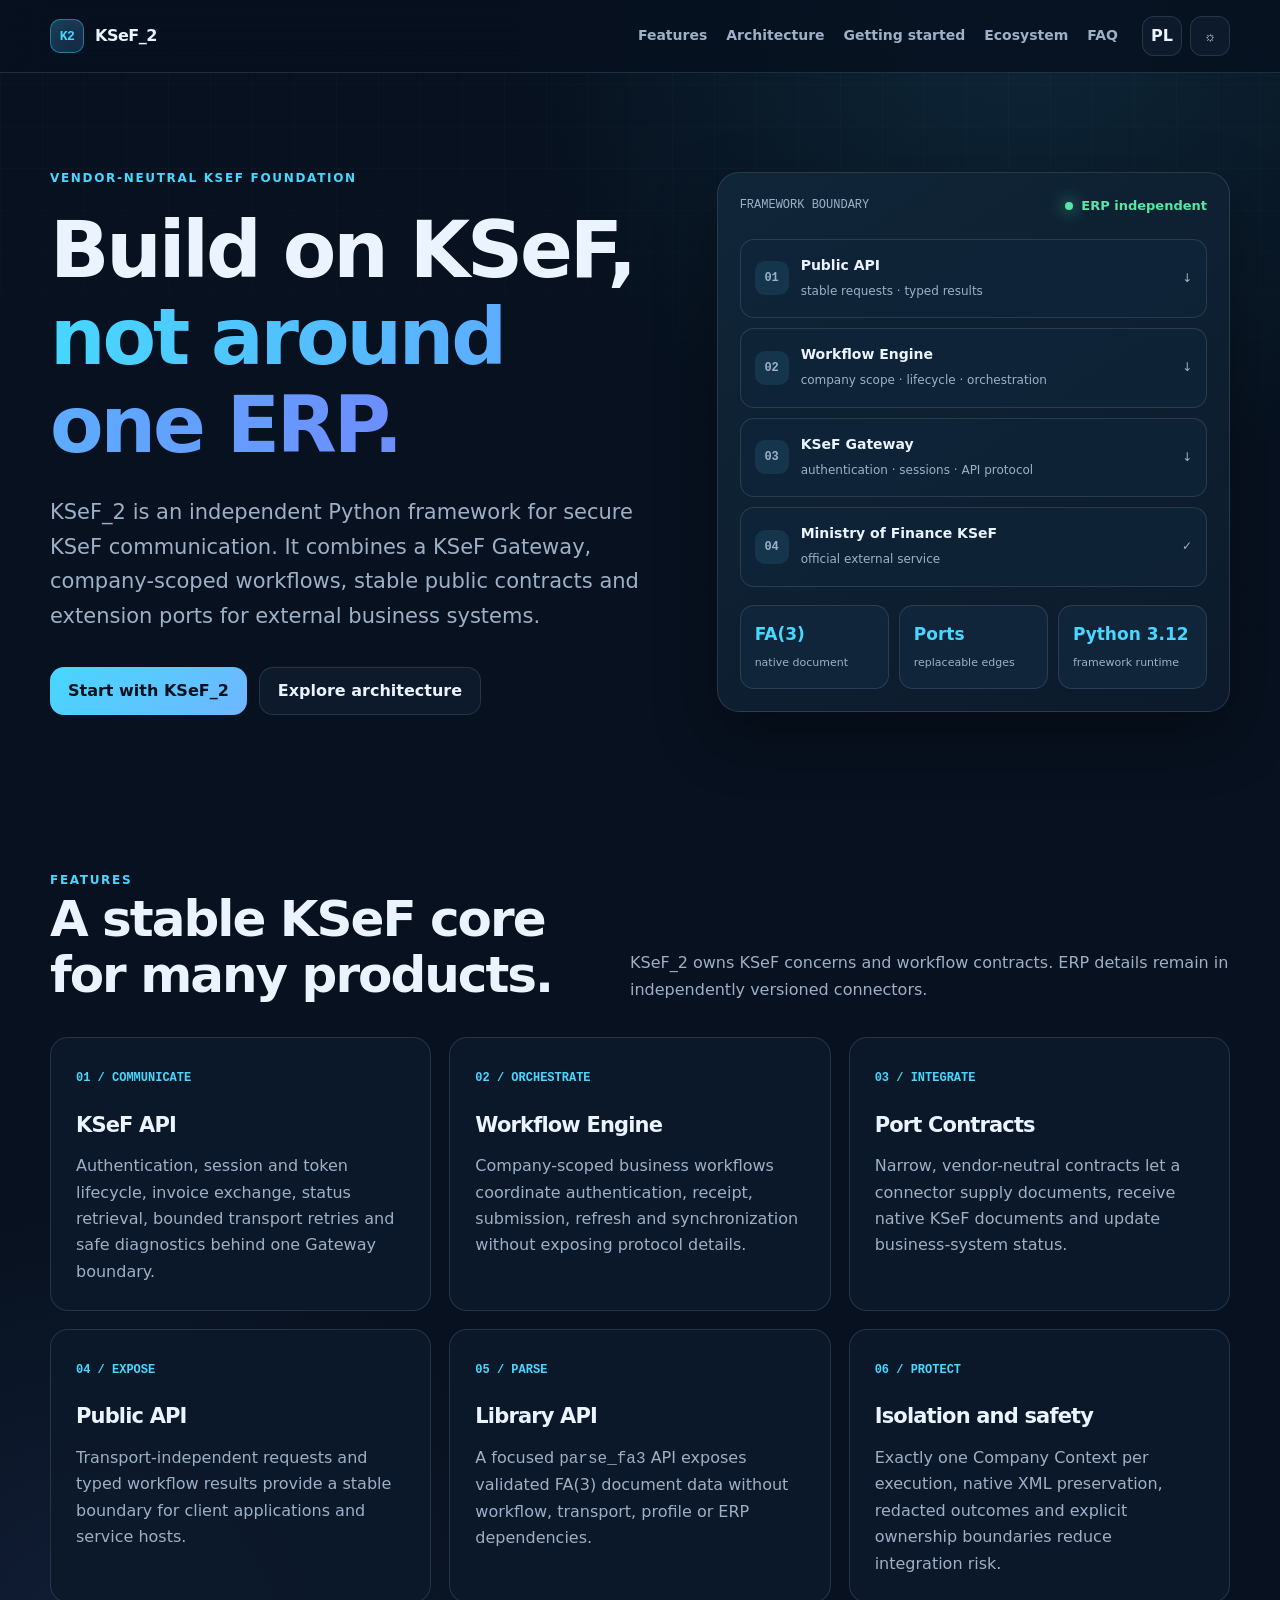
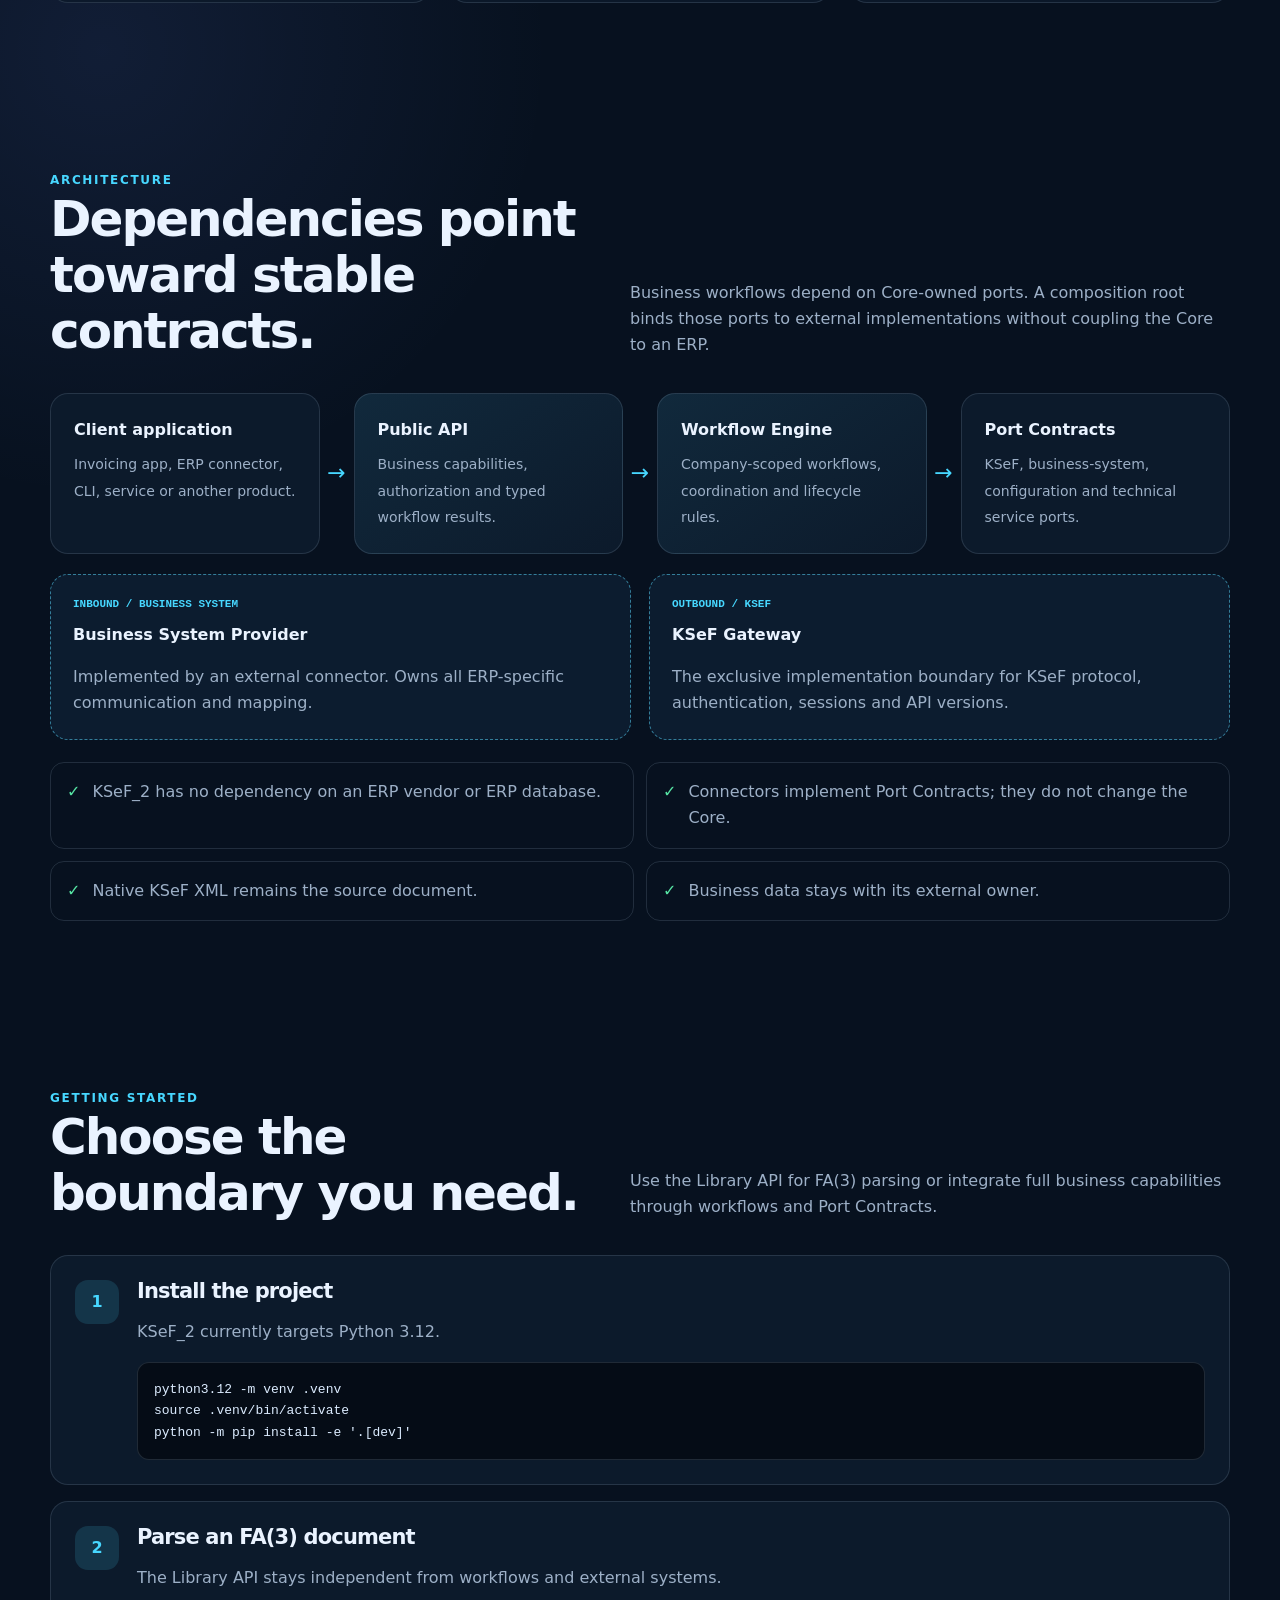
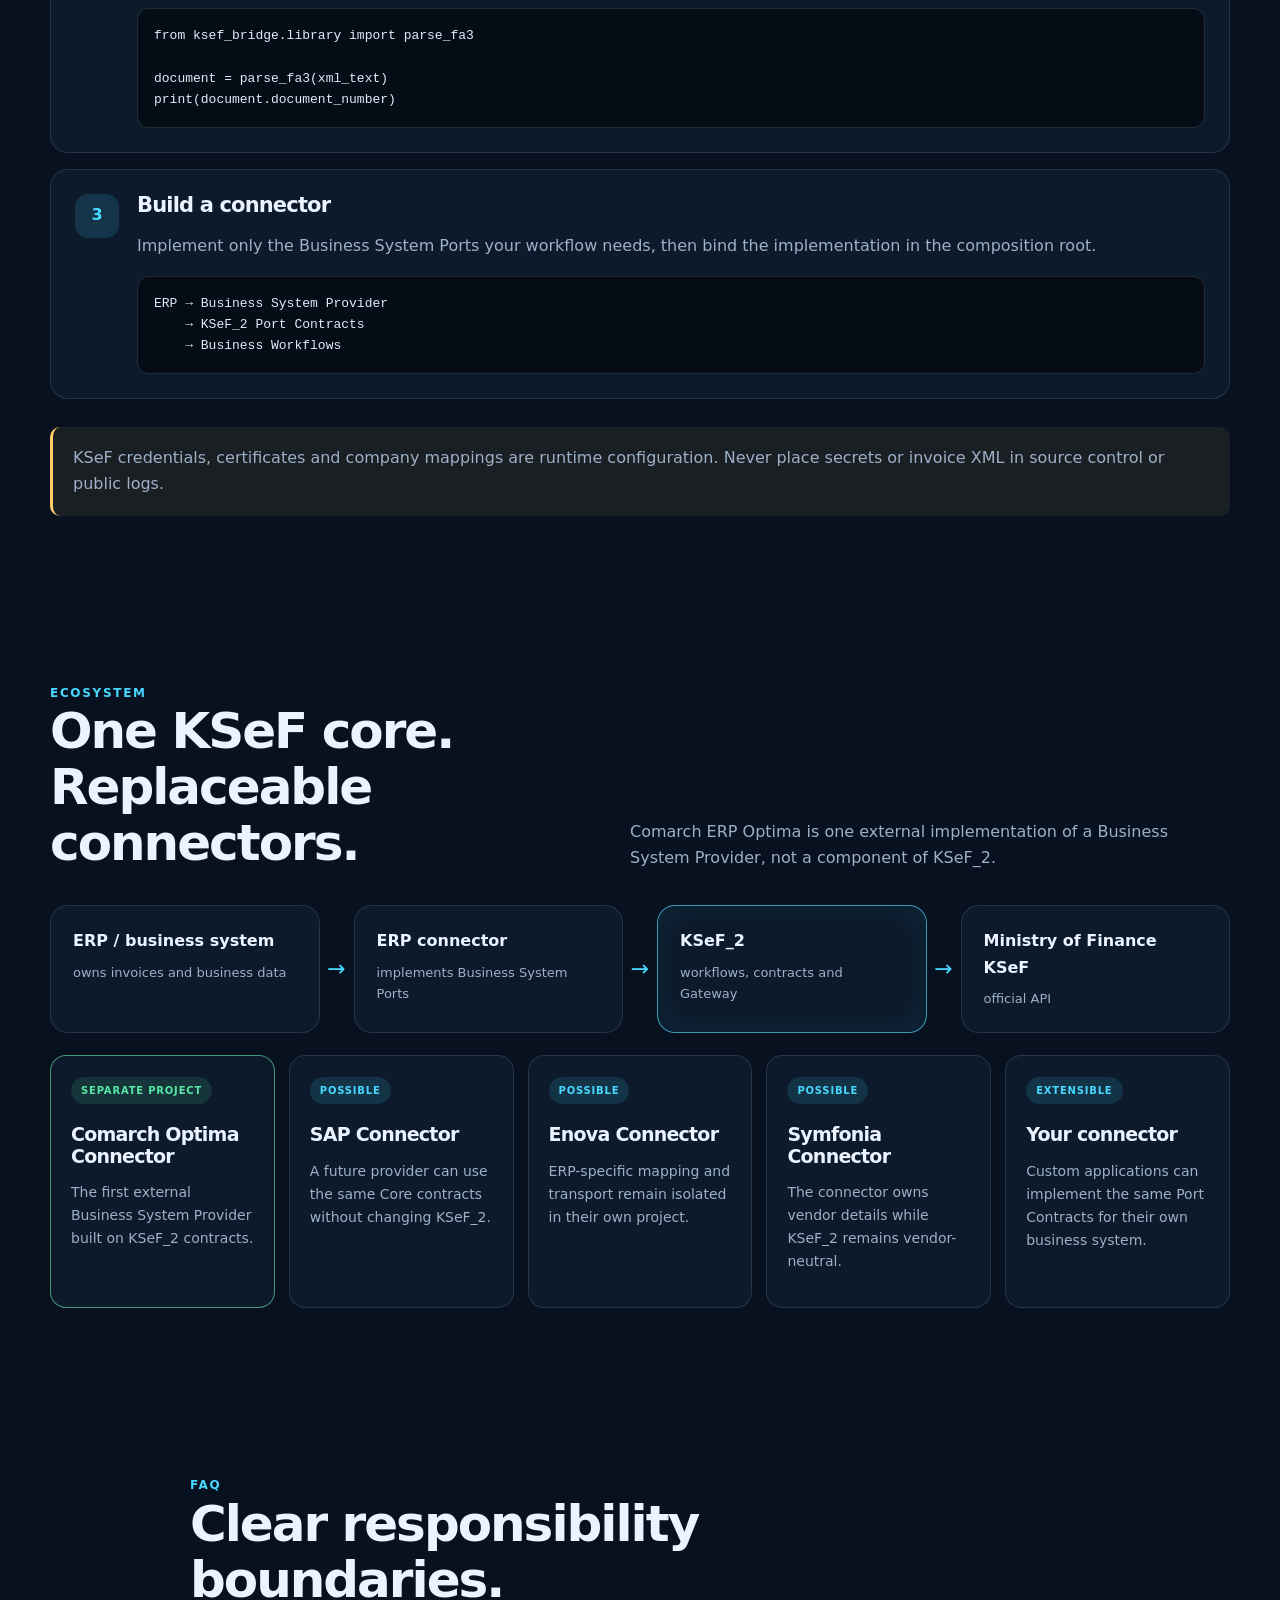
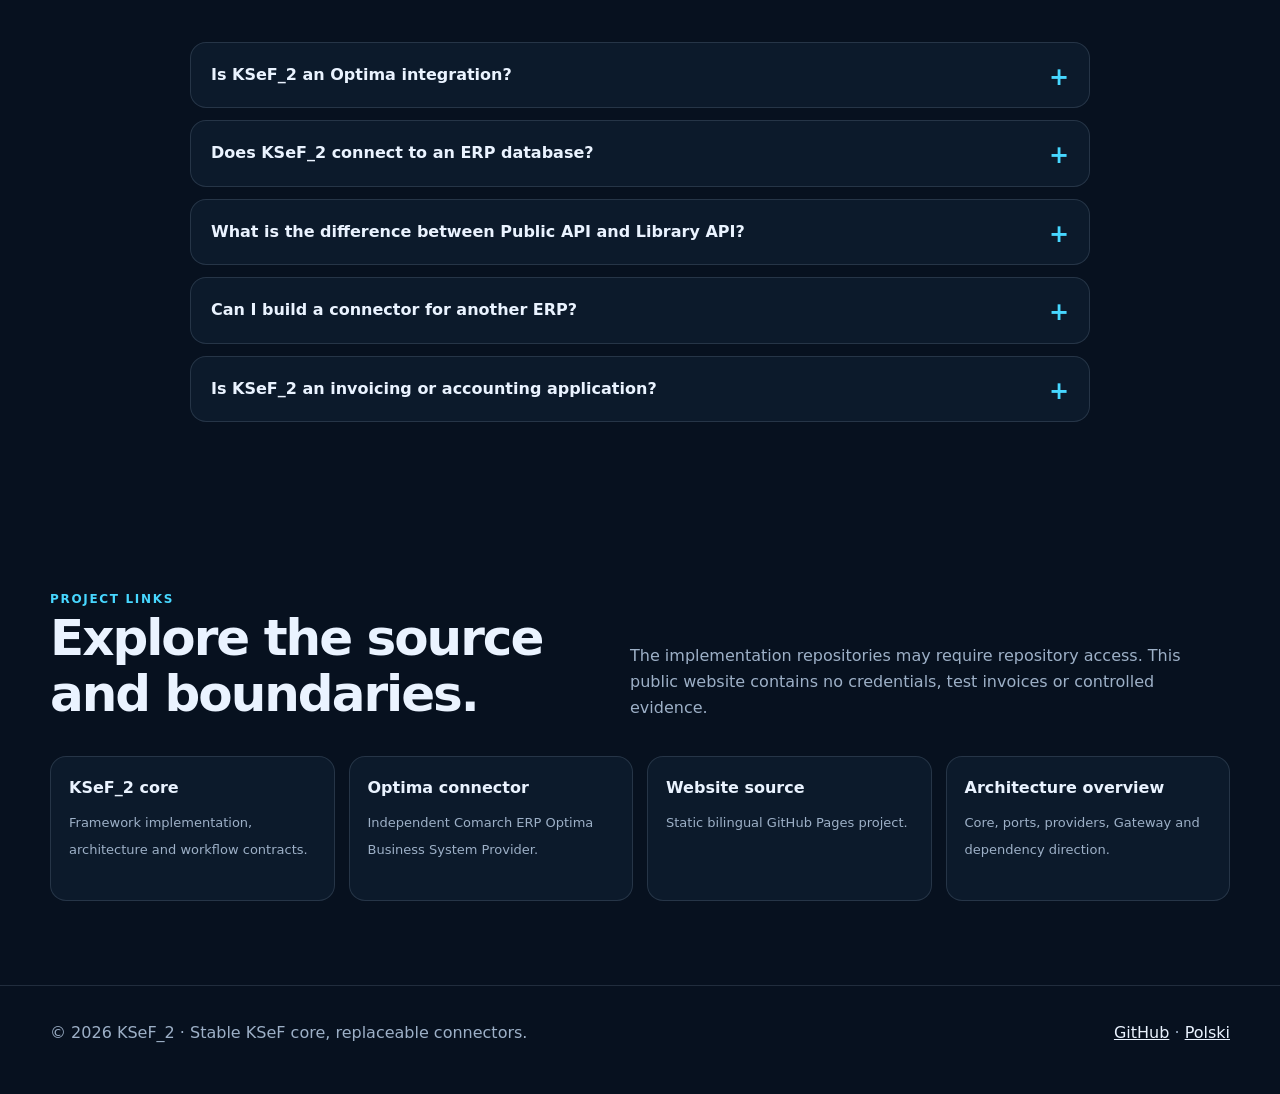
<file: index.html>
<!doctype html>
<html lang="en">
<head>
  <meta charset="utf-8">
  <meta name="viewport" content="width=device-width, initial-scale=1">
  <meta name="theme-color" content="#07111f">
  <meta name="description" content="KSeF_2 is a vendor-neutral Python framework with KSeF API communication, business workflows, stable public contracts and extension ports for ERP connectors.">
  <link rel="canonical" href="https://krzysztofole.github.io/KSeF_2-site/">
  <link rel="stylesheet" href="assets/styles.css">
  <script defer src="assets/site.js"></script>
  <title>KSeF_2 — Vendor-neutral KSeF framework</title>
</head>
<body>
  <a class="skip-link" href="#content">Skip to content</a>
  <header class="site-header">
    <nav class="nav container" aria-label="Main navigation">
      <a class="brand" href="index.html" aria-label="KSeF_2 home"><span class="brand-mark">K2</span><span>KSeF_2</span></a>
      <div class="nav-links">
        <a href="#features">Features</a>
        <a href="#architecture">Architecture</a>
        <a href="#getting-started">Getting started</a>
        <a href="#ecosystem">Ecosystem</a>
        <a href="#faq">FAQ</a>
      </div>
      <div class="nav-actions">
        <a class="lang-link" href="pl.html" lang="pl" aria-label="Polska wersja">PL</a>
        <button class="icon-button" data-theme-toggle type="button" aria-label="Use light theme">☼</button>
      </div>
    </nav>
  </header>

  <main id="content">
    <section class="hero">
      <div class="container hero-grid">
        <div>
          <div class="eyebrow">Vendor-neutral KSeF foundation</div>
          <h1>Build on KSeF, <span class="gradient">not around one ERP.</span></h1>
          <p class="lead">KSeF_2 is an independent Python framework for secure KSeF communication. It combines a KSeF Gateway, company-scoped workflows, stable public contracts and extension ports for external business systems.</p>
          <div class="cta-row">
            <a class="button primary" href="#getting-started">Start with KSeF_2</a>
            <a class="button" href="#architecture">Explore architecture</a>
          </div>
        </div>
        <div class="hero-panel" aria-label="KSeF_2 capability flow">
          <div class="panel-top"><span class="mini-label">FRAMEWORK BOUNDARY</span><span class="signal">ERP independent</span></div>
          <div class="flow">
            <div class="flow-item"><span class="flow-icon">01</span><div><strong>Public API</strong><span>stable requests · typed results</span></div><span class="arrow">↓</span></div>
            <div class="flow-item"><span class="flow-icon">02</span><div><strong>Workflow Engine</strong><span>company scope · lifecycle · orchestration</span></div><span class="arrow">↓</span></div>
            <div class="flow-item"><span class="flow-icon">03</span><div><strong>KSeF Gateway</strong><span>authentication · sessions · API protocol</span></div><span class="arrow">↓</span></div>
            <div class="flow-item"><span class="flow-icon">04</span><div><strong>Ministry of Finance KSeF</strong><span>official external service</span></div><span class="arrow">✓</span></div>
          </div>
          <div class="metrics"><div class="metric"><b>FA(3)</b><span>native document</span></div><div class="metric"><b>Ports</b><span>replaceable edges</span></div><div class="metric"><b>Python 3.12</b><span>framework runtime</span></div></div>
        </div>
      </div>
    </section>

    <section id="features">
      <div class="container">
        <div class="section-head reveal"><div><div class="eyebrow">Features</div><h2>A stable KSeF core for many products.</h2></div><p>KSeF_2 owns KSeF concerns and workflow contracts. ERP details remain in independently versioned connectors.</p></div>
        <div class="cards feature-grid">
          <article class="card reveal"><span class="card-number">01 / COMMUNICATE</span><h3>KSeF API</h3><p>Authentication, session and token lifecycle, invoice exchange, status retrieval, bounded transport retries and safe diagnostics behind one Gateway boundary.</p></article>
          <article class="card reveal"><span class="card-number">02 / ORCHESTRATE</span><h3>Workflow Engine</h3><p>Company-scoped business workflows coordinate authentication, receipt, submission, refresh and synchronization without exposing protocol details.</p></article>
          <article class="card reveal"><span class="card-number">03 / INTEGRATE</span><h3>Port Contracts</h3><p>Narrow, vendor-neutral contracts let a connector supply documents, receive native KSeF documents and update business-system status.</p></article>
          <article class="card reveal"><span class="card-number">04 / EXPOSE</span><h3>Public API</h3><p>Transport-independent requests and typed workflow results provide a stable boundary for client applications and service hosts.</p></article>
          <article class="card reveal"><span class="card-number">05 / PARSE</span><h3>Library API</h3><p>A focused <code>parse_fa3</code> API exposes validated FA(3) document data without workflow, transport, profile or ERP dependencies.</p></article>
          <article class="card reveal"><span class="card-number">06 / PROTECT</span><h3>Isolation and safety</h3><p>Exactly one Company Context per execution, native XML preservation, redacted outcomes and explicit ownership boundaries reduce integration risk.</p></article>
        </div>
      </div>
    </section>

    <section id="architecture">
      <div class="container">
        <div class="section-head reveal"><div><div class="eyebrow">Architecture</div><h2>Dependencies point toward stable contracts.</h2></div><p>Business workflows depend on Core-owned ports. A composition root binds those ports to external implementations without coupling the Core to an ERP.</p></div>
        <div class="architecture architecture-wide reveal" aria-label="KSeF_2 core architecture">
          <div class="arch-node"><b>Client application</b><span>Invoicing app, ERP connector, CLI, service or another product.</span></div>
          <div class="arch-arrow">→</div>
          <div class="arch-node accent"><b>Public API</b><span>Business capabilities, authorization and typed workflow results.</span></div>
          <div class="arch-arrow">→</div>
          <div class="arch-node accent"><b>Workflow Engine</b><span>Company-scoped workflows, coordination and lifecycle rules.</span></div>
          <div class="arch-arrow">→</div>
          <div class="arch-node"><b>Port Contracts</b><span>KSeF, business-system, configuration and technical service ports.</span></div>
        </div>
        <div class="boundary-grid reveal">
          <article class="boundary-card"><span>INBOUND / BUSINESS SYSTEM</span><b>Business System Provider</b><p>Implemented by an external connector. Owns all ERP-specific communication and mapping.</p></article>
          <article class="boundary-card"><span>OUTBOUND / KSEF</span><b>KSeF Gateway</b><p>The exclusive implementation boundary for KSeF protocol, authentication, sessions and API versions.</p></article>
        </div>
        <div class="principles"><div class="principle">KSeF_2 has no dependency on an ERP vendor or ERP database.</div><div class="principle">Connectors implement Port Contracts; they do not change the Core.</div><div class="principle">Native KSeF XML remains the source document.</div><div class="principle">Business data stays with its external owner.</div></div>
      </div>
    </section>

    <section id="getting-started">
      <div class="container">
        <div class="section-head reveal"><div><div class="eyebrow">Getting started</div><h2>Choose the boundary you need.</h2></div><p>Use the Library API for FA(3) parsing or integrate full business capabilities through workflows and Port Contracts.</p></div>
        <div class="start-grid">
          <article class="start-card reveal"><span class="step">1</span><div><h3>Install the project</h3><p>KSeF_2 currently targets Python 3.12.</p><pre><code>python3.12 -m venv .venv
source .venv/bin/activate
python -m pip install -e '.[dev]'</code></pre></div></article>
          <article class="start-card reveal"><span class="step">2</span><div><h3>Parse an FA(3) document</h3><p>The Library API stays independent from workflows and external systems.</p><pre><code>from ksef_bridge.library import parse_fa3

document = parse_fa3(xml_text)
print(document.document_number)</code></pre></div></article>
          <article class="start-card reveal"><span class="step">3</span><div><h3>Build a connector</h3><p>Implement only the Business System Ports your workflow needs, then bind the implementation in the composition root.</p><pre><code>ERP → Business System Provider
    → KSeF_2 Port Contracts
    → Business Workflows</code></pre></div></article>
        </div>
        <div class="notice">KSeF credentials, certificates and company mappings are runtime configuration. Never place secrets or invoice XML in source control or public logs.</div>
      </div>
    </section>

    <section id="ecosystem">
      <div class="container">
        <div class="section-head reveal"><div><div class="eyebrow">Ecosystem</div><h2>One KSeF core. Replaceable connectors.</h2></div><p>Comarch ERP Optima is one external implementation of a Business System Provider, not a component of KSeF_2.</p></div>
        <div class="ecosystem-flow reveal" aria-label="ERP connector ecosystem flow">
          <div class="ecosystem-node"><b>ERP / business system</b><span>owns invoices and business data</span></div><div class="arch-arrow">→</div>
          <div class="ecosystem-node"><b>ERP connector</b><span>implements Business System Ports</span></div><div class="arch-arrow">→</div>
          <div class="ecosystem-node core"><b>KSeF_2</b><span>workflows, contracts and Gateway</span></div><div class="arch-arrow">→</div>
          <div class="ecosystem-node"><b>Ministry of Finance KSeF</b><span>official API</span></div>
        </div>
        <div class="connector-grid">
          <a class="connector-card current reveal" href="https://github.com/KrzysztofOle/ksef-optima-connector"><span class="badge green">Separate project</span><h3>Comarch Optima Connector</h3><p>The first external Business System Provider built on KSeF_2 contracts.</p></a>
          <article class="connector-card reveal"><span class="badge blue">Possible</span><h3>SAP Connector</h3><p>A future provider can use the same Core contracts without changing KSeF_2.</p></article>
          <article class="connector-card reveal"><span class="badge blue">Possible</span><h3>Enova Connector</h3><p>ERP-specific mapping and transport remain isolated in their own project.</p></article>
          <article class="connector-card reveal"><span class="badge blue">Possible</span><h3>Symfonia Connector</h3><p>The connector owns vendor details while KSeF_2 remains vendor-neutral.</p></article>
          <article class="connector-card reveal"><span class="badge blue">Extensible</span><h3>Your connector</h3><p>Custom applications can implement the same Port Contracts for their own business system.</p></article>
        </div>
      </div>
    </section>

    <section id="faq">
      <div class="container narrow">
        <div class="section-head reveal"><div><div class="eyebrow">FAQ</div><h2>Clear responsibility boundaries.</h2></div></div>
        <div class="faq-list reveal">
          <details><summary>Is KSeF_2 an Optima integration?</summary><p>No. KSeF_2 is ERP-independent. The Optima integration lives in the separate <a href="https://github.com/KrzysztofOle/ksef-optima-connector">ksef-optima-connector</a> project and consumes KSeF_2 as an independent dependency.</p></details>
          <details><summary>Does KSeF_2 connect to an ERP database?</summary><p>No. Database access and vendor-specific APIs belong to an external Business System Provider. KSeF_2 sees only its own Port Contracts.</p></details>
          <details><summary>What is the difference between Public API and Library API?</summary><p>Public API exposes company-scoped business workflows and typed results. Library API is the smaller parsing boundary for applications that only need to inspect an FA(3) document.</p></details>
          <details><summary>Can I build a connector for another ERP?</summary><p>Yes. Implement the required Business System Ports, keep vendor mapping inside the connector and bind it through the composition root. The KSeF_2 Core does not need to change.</p></details>
          <details><summary>Is KSeF_2 an invoicing or accounting application?</summary><p>No. It provides KSeF communication and workflow capabilities. Client applications and ERP systems retain their own business models and data ownership.</p></details>
        </div>
      </div>
    </section>

    <section id="docs">
      <div class="container">
        <div class="section-head reveal"><div><div class="eyebrow">Project links</div><h2>Explore the source and boundaries.</h2></div><p>The implementation repositories may require repository access. This public website contains no credentials, test invoices or controlled evidence.</p></div>
        <div class="docs-grid">
          <a class="doc-link" href="https://github.com/KrzysztofOle/KSeF_2"><b>KSeF_2 core</b><span>Framework implementation, architecture and workflow contracts.</span></a>
          <a class="doc-link" href="https://github.com/KrzysztofOle/ksef-optima-connector"><b>Optima connector</b><span>Independent Comarch ERP Optima Business System Provider.</span></a>
          <a class="doc-link" href="https://github.com/KrzysztofOle/KSeF_2-site"><b>Website source</b><span>Static bilingual GitHub Pages project.</span></a>
          <a class="doc-link" href="#architecture"><b>Architecture overview</b><span>Core, ports, providers, Gateway and dependency direction.</span></a>
        </div>
      </div>
    </section>
  </main>

  <footer class="site-footer"><div class="container footer-row"><span>© <span data-year></span> KSeF_2 · Stable KSeF core, replaceable connectors.</span><span><a href="https://github.com/KrzysztofOle/KSeF_2-site">GitHub</a> · <a href="pl.html">Polski</a></span></div></footer>
</body>
</html>
</file>
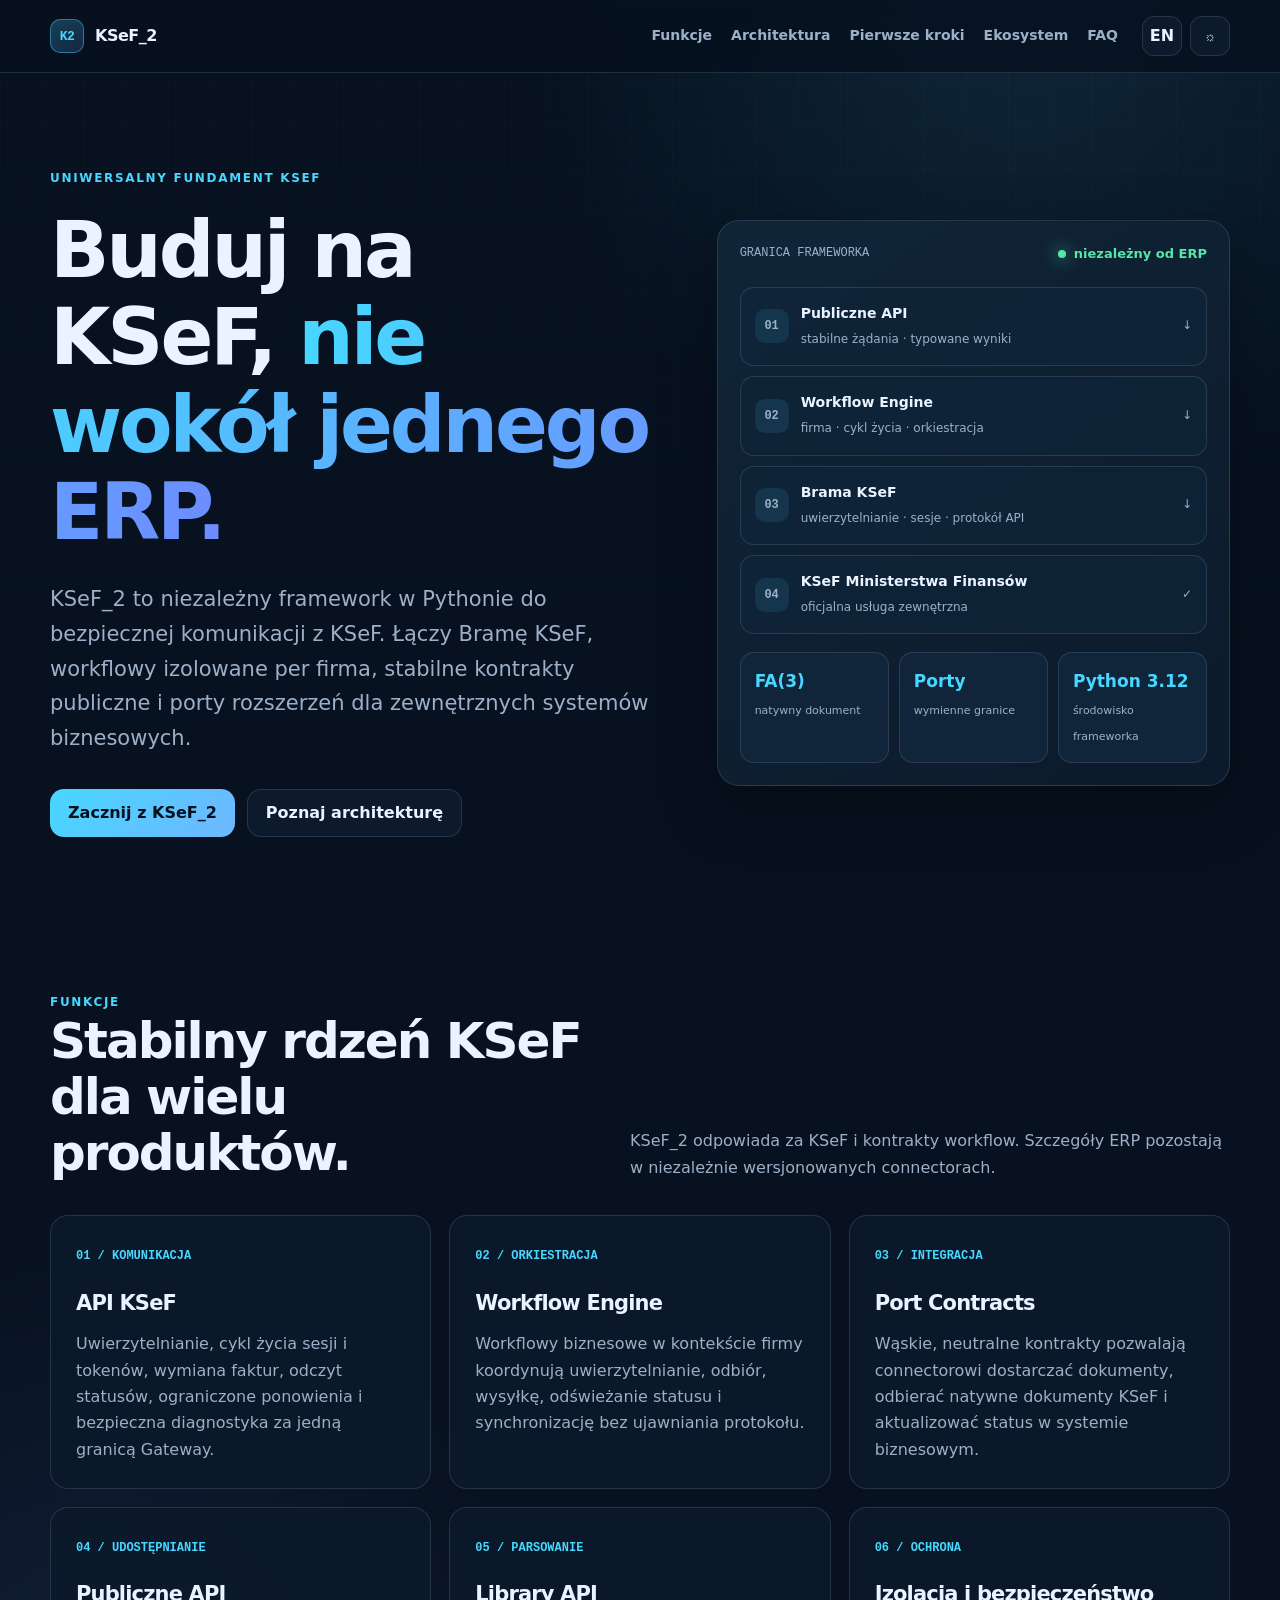
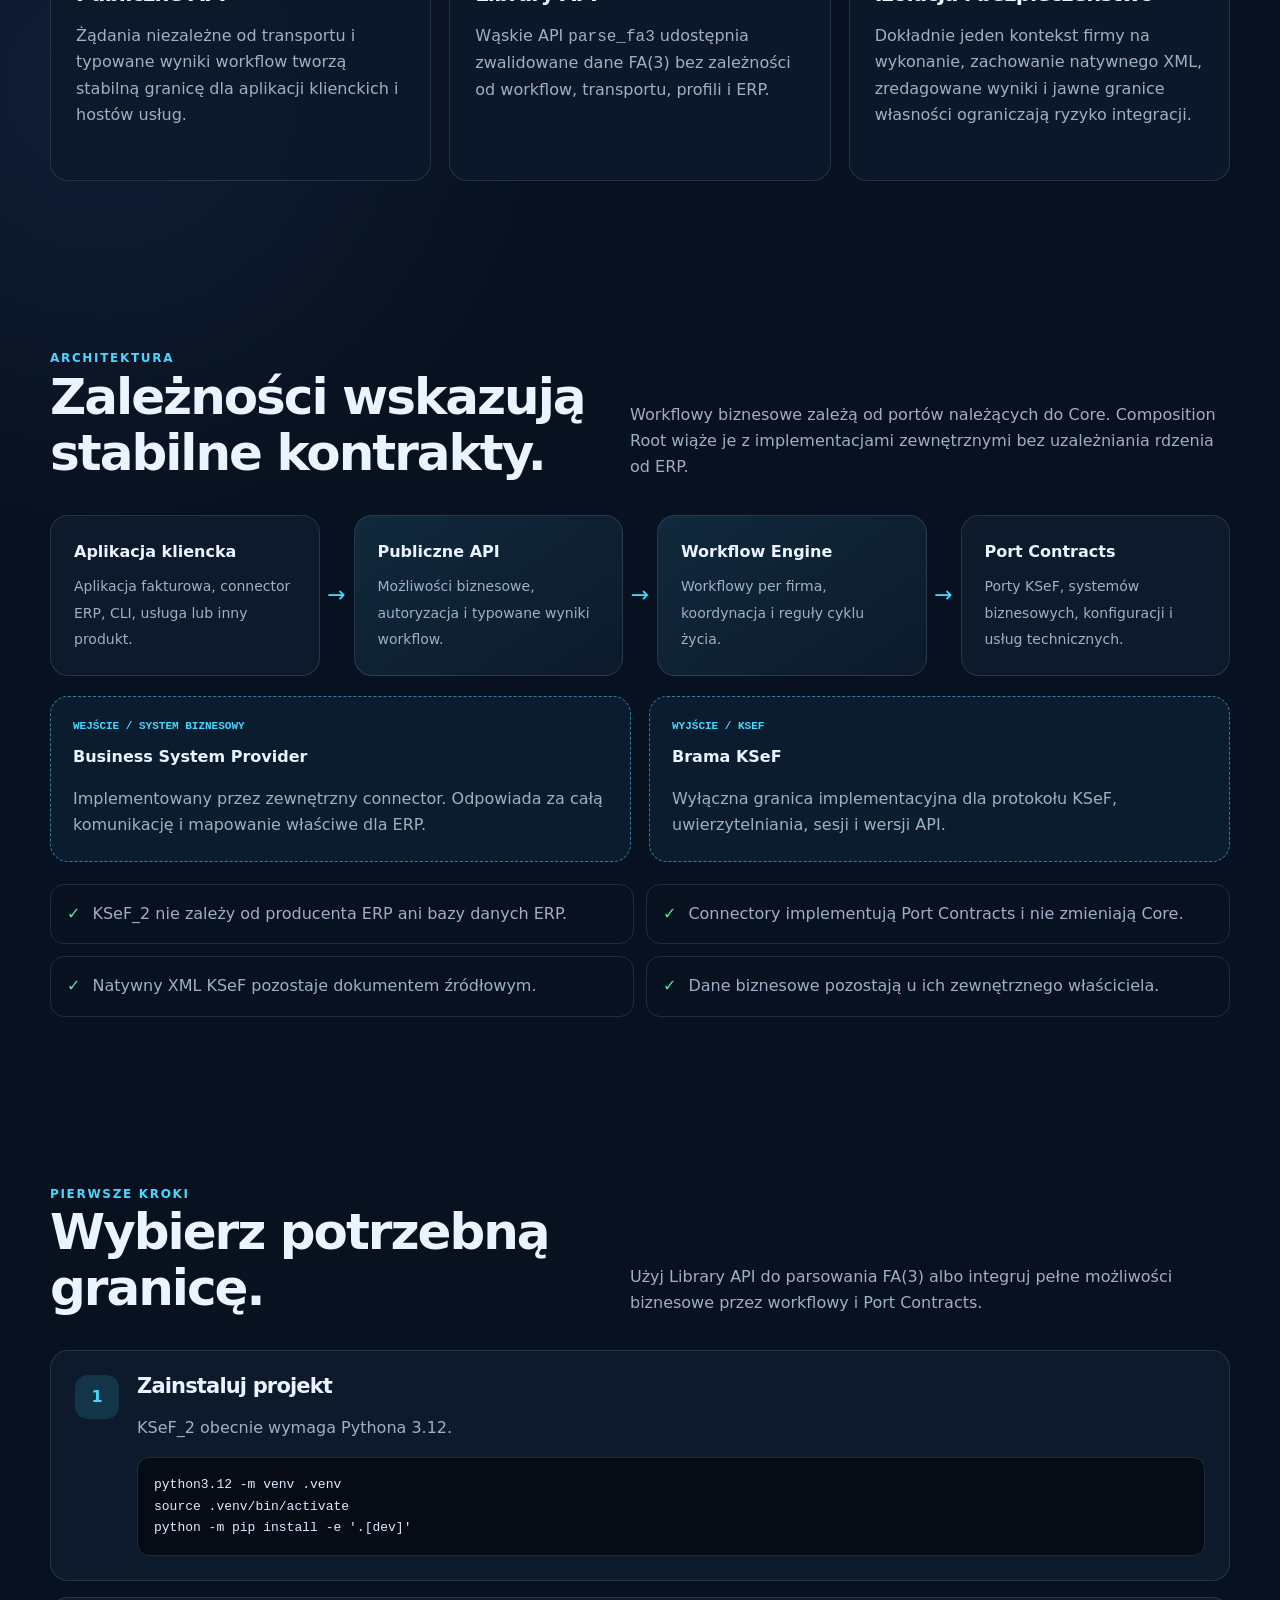
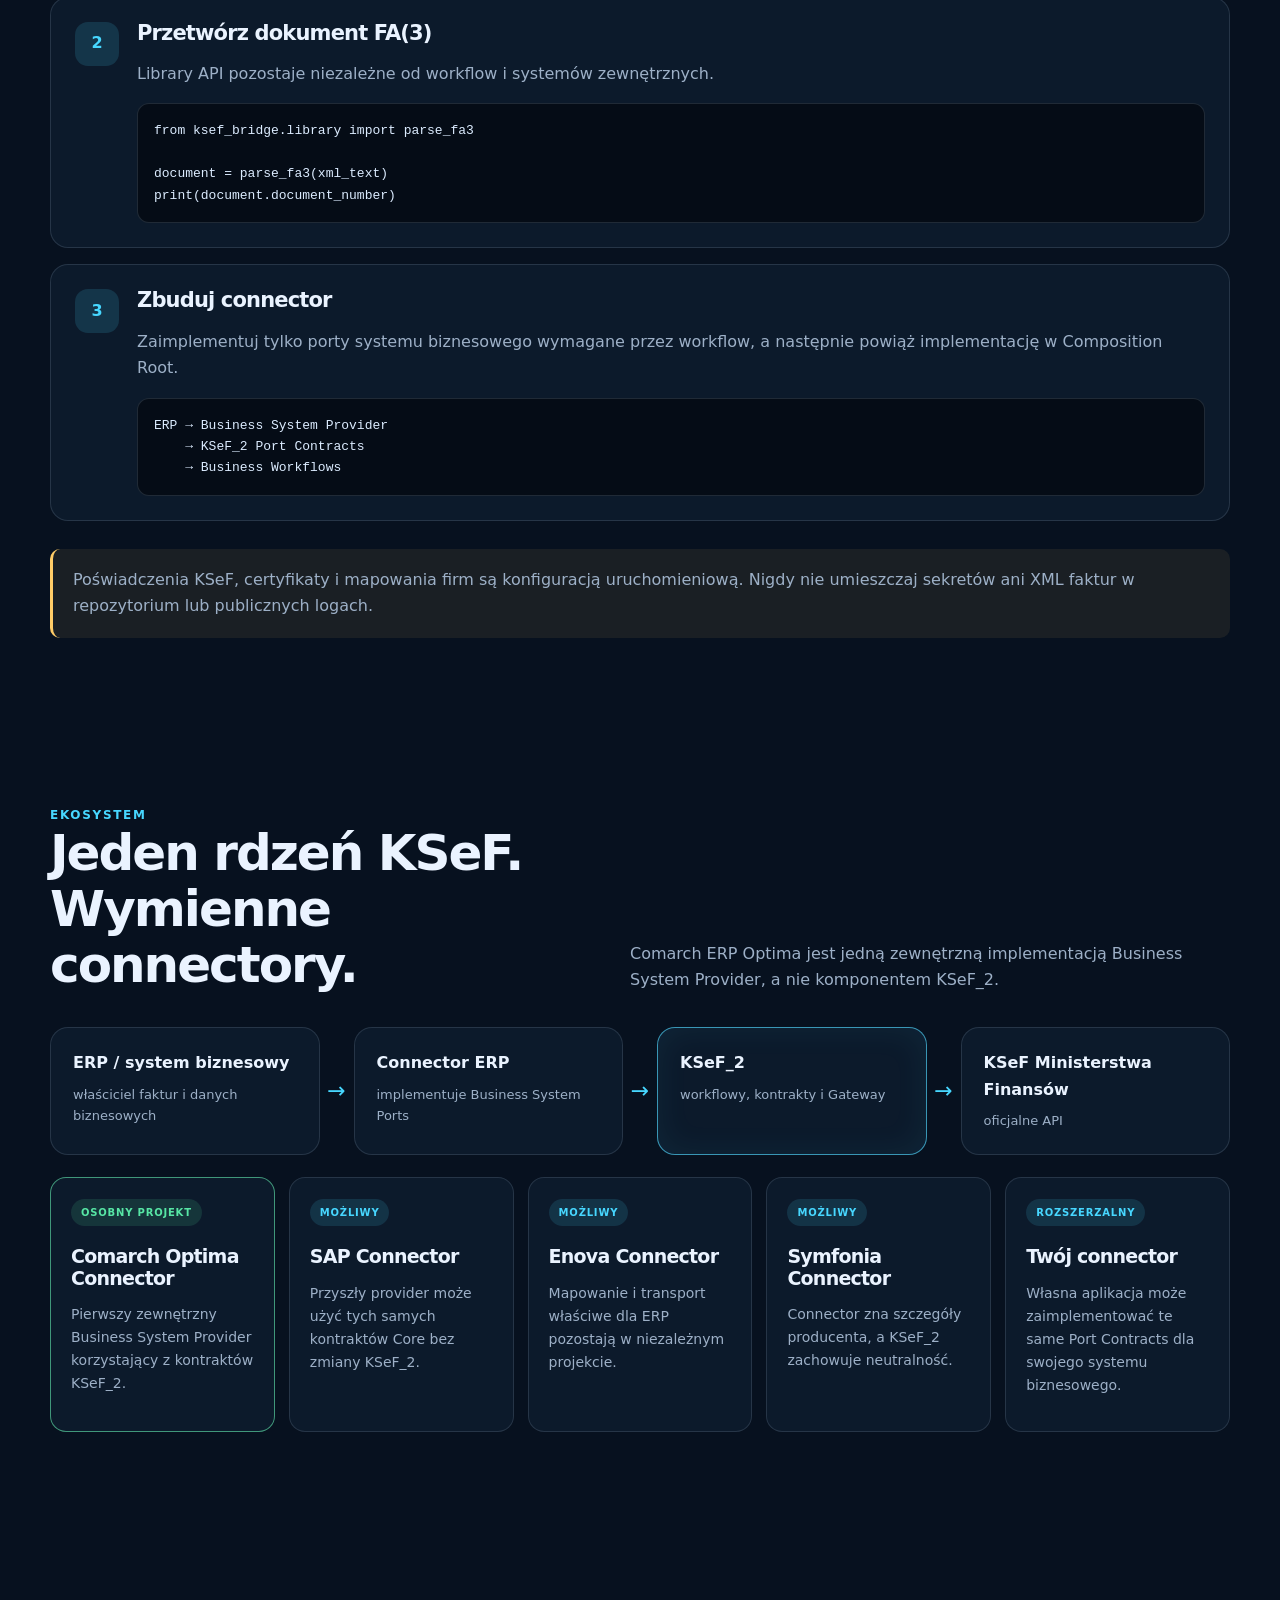
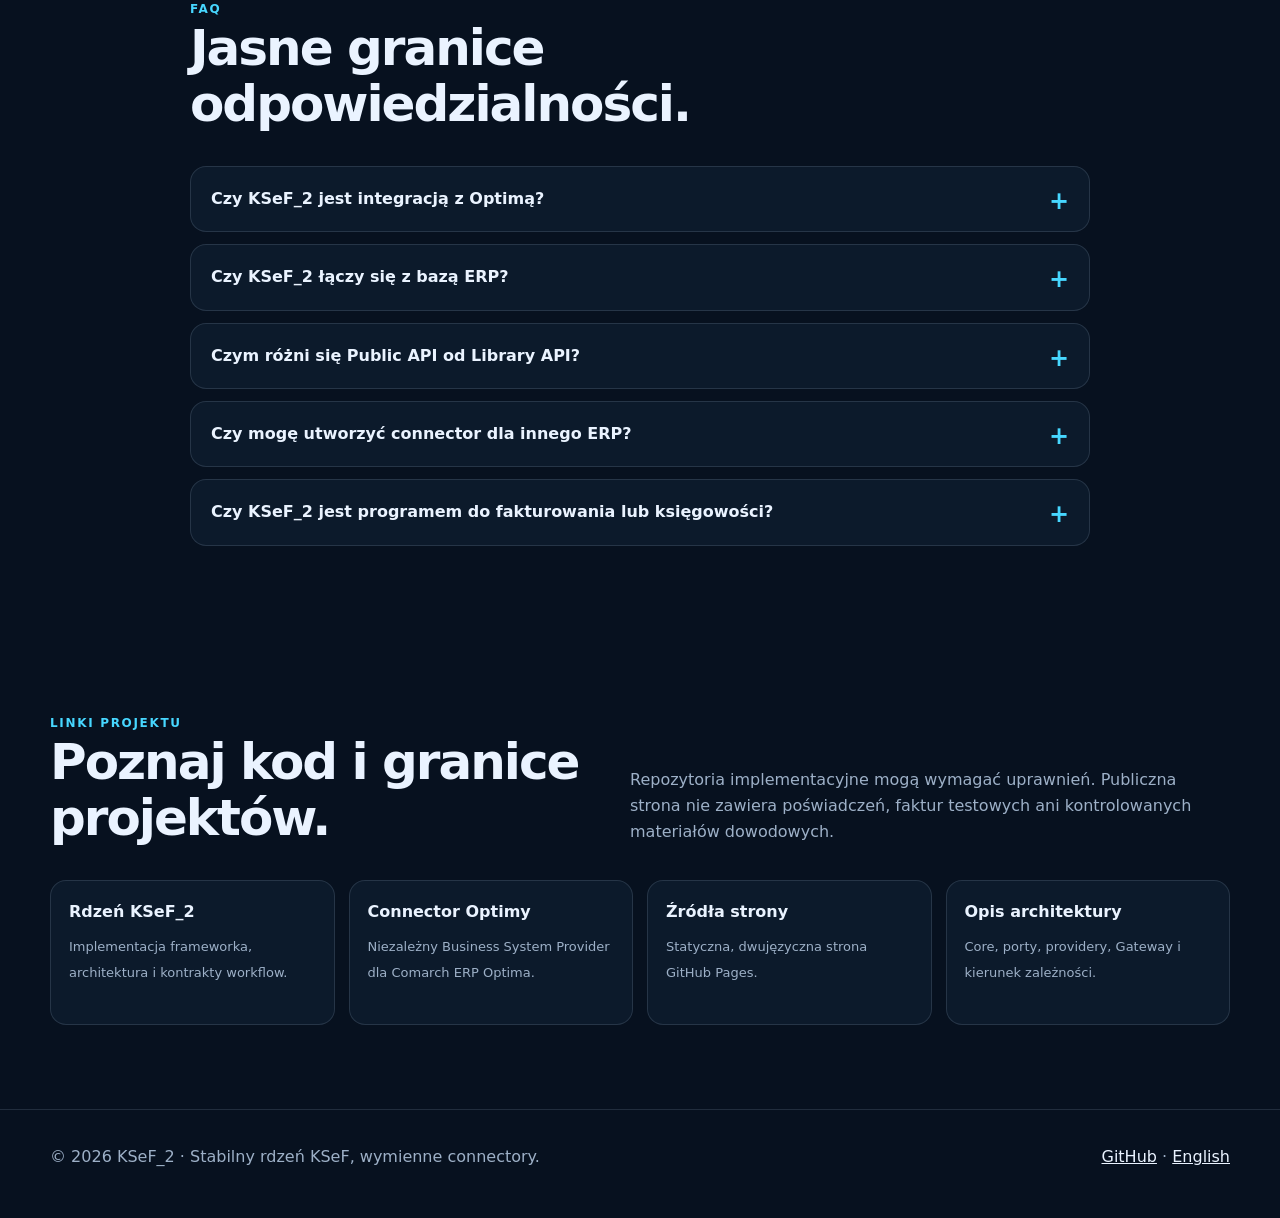
<file: pl.html>
<!doctype html>
<html lang="pl">
<head>
  <meta charset="utf-8">
  <meta name="viewport" content="width=device-width, initial-scale=1">
  <meta name="theme-color" content="#07111f">
  <meta name="description" content="KSeF_2 to niezależny od ERP framework w Pythonie: komunikacja z API KSeF, workflowy biznesowe, stabilne kontrakty publiczne i porty dla connectorów ERP.">
  <link rel="canonical" href="https://krzysztofole.github.io/KSeF_2-site/pl.html">
  <link rel="stylesheet" href="assets/styles.css">
  <script defer src="assets/site.js"></script>
  <title>KSeF_2 — Niezależny od ERP framework KSeF</title>
</head>
<body>
  <a class="skip-link" href="#content">Przejdź do treści</a>
  <header class="site-header">
    <nav class="nav container" aria-label="Główna nawigacja">
      <a class="brand" href="pl.html" aria-label="Strona główna KSeF_2"><span class="brand-mark">K2</span><span>KSeF_2</span></a>
      <div class="nav-links">
        <a href="#features">Funkcje</a>
        <a href="#architecture">Architektura</a>
        <a href="#getting-started">Pierwsze kroki</a>
        <a href="#ecosystem">Ekosystem</a>
        <a href="#faq">FAQ</a>
      </div>
      <div class="nav-actions">
        <a class="lang-link" href="index.html" lang="en" aria-label="English version">EN</a>
        <button class="icon-button" data-theme-toggle type="button" aria-label="Włącz jasny motyw">☼</button>
      </div>
    </nav>
  </header>

  <main id="content">
    <section class="hero">
      <div class="container hero-grid">
        <div>
          <div class="eyebrow">Uniwersalny fundament KSeF</div>
          <h1>Buduj na KSeF, <span class="gradient">nie wokół jednego ERP.</span></h1>
          <p class="lead">KSeF_2 to niezależny framework w Pythonie do bezpiecznej komunikacji z KSeF. Łączy Bramę KSeF, workflowy izolowane per firma, stabilne kontrakty publiczne i porty rozszerzeń dla zewnętrznych systemów biznesowych.</p>
          <div class="cta-row">
            <a class="button primary" href="#getting-started">Zacznij z KSeF_2</a>
            <a class="button" href="#architecture">Poznaj architekturę</a>
          </div>
        </div>
        <div class="hero-panel" aria-label="Przepływ możliwości KSeF_2">
          <div class="panel-top"><span class="mini-label">GRANICA FRAMEWORKA</span><span class="signal">niezależny od ERP</span></div>
          <div class="flow">
            <div class="flow-item"><span class="flow-icon">01</span><div><strong>Publiczne API</strong><span>stabilne żądania · typowane wyniki</span></div><span class="arrow">↓</span></div>
            <div class="flow-item"><span class="flow-icon">02</span><div><strong>Workflow Engine</strong><span>firma · cykl życia · orkiestracja</span></div><span class="arrow">↓</span></div>
            <div class="flow-item"><span class="flow-icon">03</span><div><strong>Brama KSeF</strong><span>uwierzytelnianie · sesje · protokół API</span></div><span class="arrow">↓</span></div>
            <div class="flow-item"><span class="flow-icon">04</span><div><strong>KSeF Ministerstwa Finansów</strong><span>oficjalna usługa zewnętrzna</span></div><span class="arrow">✓</span></div>
          </div>
          <div class="metrics"><div class="metric"><b>FA(3)</b><span>natywny dokument</span></div><div class="metric"><b>Porty</b><span>wymienne granice</span></div><div class="metric"><b>Python 3.12</b><span>środowisko frameworka</span></div></div>
        </div>
      </div>
    </section>

    <section id="features">
      <div class="container">
        <div class="section-head reveal"><div><div class="eyebrow">Funkcje</div><h2>Stabilny rdzeń KSeF dla wielu produktów.</h2></div><p>KSeF_2 odpowiada za KSeF i kontrakty workflow. Szczegóły ERP pozostają w niezależnie wersjonowanych connectorach.</p></div>
        <div class="cards feature-grid">
          <article class="card reveal"><span class="card-number">01 / KOMUNIKACJA</span><h3>API KSeF</h3><p>Uwierzytelnianie, cykl życia sesji i tokenów, wymiana faktur, odczyt statusów, ograniczone ponowienia i bezpieczna diagnostyka za jedną granicą Gateway.</p></article>
          <article class="card reveal"><span class="card-number">02 / ORKIESTRACJA</span><h3>Workflow Engine</h3><p>Workflowy biznesowe w kontekście firmy koordynują uwierzytelnianie, odbiór, wysyłkę, odświeżanie statusu i synchronizację bez ujawniania protokołu.</p></article>
          <article class="card reveal"><span class="card-number">03 / INTEGRACJA</span><h3>Port Contracts</h3><p>Wąskie, neutralne kontrakty pozwalają connectorowi dostarczać dokumenty, odbierać natywne dokumenty KSeF i aktualizować status w systemie biznesowym.</p></article>
          <article class="card reveal"><span class="card-number">04 / UDOSTĘPNIANIE</span><h3>Publiczne API</h3><p>Żądania niezależne od transportu i typowane wyniki workflow tworzą stabilną granicę dla aplikacji klienckich i hostów usług.</p></article>
          <article class="card reveal"><span class="card-number">05 / PARSOWANIE</span><h3>Library API</h3><p>Wąskie API <code>parse_fa3</code> udostępnia zwalidowane dane FA(3) bez zależności od workflow, transportu, profili i ERP.</p></article>
          <article class="card reveal"><span class="card-number">06 / OCHRONA</span><h3>Izolacja i bezpieczeństwo</h3><p>Dokładnie jeden kontekst firmy na wykonanie, zachowanie natywnego XML, zredagowane wyniki i jawne granice własności ograniczają ryzyko integracji.</p></article>
        </div>
      </div>
    </section>

    <section id="architecture">
      <div class="container">
        <div class="section-head reveal"><div><div class="eyebrow">Architektura</div><h2>Zależności wskazują stabilne kontrakty.</h2></div><p>Workflowy biznesowe zależą od portów należących do Core. Composition Root wiąże je z implementacjami zewnętrznymi bez uzależniania rdzenia od ERP.</p></div>
        <div class="architecture architecture-wide reveal" aria-label="Architektura rdzenia KSeF_2">
          <div class="arch-node"><b>Aplikacja kliencka</b><span>Aplikacja fakturowa, connector ERP, CLI, usługa lub inny produkt.</span></div>
          <div class="arch-arrow">→</div>
          <div class="arch-node accent"><b>Publiczne API</b><span>Możliwości biznesowe, autoryzacja i typowane wyniki workflow.</span></div>
          <div class="arch-arrow">→</div>
          <div class="arch-node accent"><b>Workflow Engine</b><span>Workflowy per firma, koordynacja i reguły cyklu życia.</span></div>
          <div class="arch-arrow">→</div>
          <div class="arch-node"><b>Port Contracts</b><span>Porty KSeF, systemów biznesowych, konfiguracji i usług technicznych.</span></div>
        </div>
        <div class="boundary-grid reveal">
          <article class="boundary-card"><span>WEJŚCIE / SYSTEM BIZNESOWY</span><b>Business System Provider</b><p>Implementowany przez zewnętrzny connector. Odpowiada za całą komunikację i mapowanie właściwe dla ERP.</p></article>
          <article class="boundary-card"><span>WYJŚCIE / KSEF</span><b>Brama KSeF</b><p>Wyłączna granica implementacyjna dla protokołu KSeF, uwierzytelniania, sesji i wersji API.</p></article>
        </div>
        <div class="principles"><div class="principle">KSeF_2 nie zależy od producenta ERP ani bazy danych ERP.</div><div class="principle">Connectory implementują Port Contracts i nie zmieniają Core.</div><div class="principle">Natywny XML KSeF pozostaje dokumentem źródłowym.</div><div class="principle">Dane biznesowe pozostają u ich zewnętrznego właściciela.</div></div>
      </div>
    </section>

    <section id="getting-started">
      <div class="container">
        <div class="section-head reveal"><div><div class="eyebrow">Pierwsze kroki</div><h2>Wybierz potrzebną granicę.</h2></div><p>Użyj Library API do parsowania FA(3) albo integruj pełne możliwości biznesowe przez workflowy i Port Contracts.</p></div>
        <div class="start-grid">
          <article class="start-card reveal"><span class="step">1</span><div><h3>Zainstaluj projekt</h3><p>KSeF_2 obecnie wymaga Pythona 3.12.</p><pre><code>python3.12 -m venv .venv
source .venv/bin/activate
python -m pip install -e '.[dev]'</code></pre></div></article>
          <article class="start-card reveal"><span class="step">2</span><div><h3>Przetwórz dokument FA(3)</h3><p>Library API pozostaje niezależne od workflow i systemów zewnętrznych.</p><pre><code>from ksef_bridge.library import parse_fa3

document = parse_fa3(xml_text)
print(document.document_number)</code></pre></div></article>
          <article class="start-card reveal"><span class="step">3</span><div><h3>Zbuduj connector</h3><p>Zaimplementuj tylko porty systemu biznesowego wymagane przez workflow, a następnie powiąż implementację w Composition Root.</p><pre><code>ERP → Business System Provider
    → KSeF_2 Port Contracts
    → Business Workflows</code></pre></div></article>
        </div>
        <div class="notice">Poświadczenia KSeF, certyfikaty i mapowania firm są konfiguracją uruchomieniową. Nigdy nie umieszczaj sekretów ani XML faktur w repozytorium lub publicznych logach.</div>
      </div>
    </section>

    <section id="ecosystem">
      <div class="container">
        <div class="section-head reveal"><div><div class="eyebrow">Ekosystem</div><h2>Jeden rdzeń KSeF. Wymienne connectory.</h2></div><p>Comarch ERP Optima jest jedną zewnętrzną implementacją Business System Provider, a nie komponentem KSeF_2.</p></div>
        <div class="ecosystem-flow reveal" aria-label="Przepływ ekosystemu connectorów ERP">
          <div class="ecosystem-node"><b>ERP / system biznesowy</b><span>właściciel faktur i danych biznesowych</span></div><div class="arch-arrow">→</div>
          <div class="ecosystem-node"><b>Connector ERP</b><span>implementuje Business System Ports</span></div><div class="arch-arrow">→</div>
          <div class="ecosystem-node core"><b>KSeF_2</b><span>workflowy, kontrakty i Gateway</span></div><div class="arch-arrow">→</div>
          <div class="ecosystem-node"><b>KSeF Ministerstwa Finansów</b><span>oficjalne API</span></div>
        </div>
        <div class="connector-grid">
          <a class="connector-card current reveal" href="https://github.com/KrzysztofOle/ksef-optima-connector"><span class="badge green">Osobny projekt</span><h3>Comarch Optima Connector</h3><p>Pierwszy zewnętrzny Business System Provider korzystający z kontraktów KSeF_2.</p></a>
          <article class="connector-card reveal"><span class="badge blue">Możliwy</span><h3>SAP Connector</h3><p>Przyszły provider może użyć tych samych kontraktów Core bez zmiany KSeF_2.</p></article>
          <article class="connector-card reveal"><span class="badge blue">Możliwy</span><h3>Enova Connector</h3><p>Mapowanie i transport właściwe dla ERP pozostają w niezależnym projekcie.</p></article>
          <article class="connector-card reveal"><span class="badge blue">Możliwy</span><h3>Symfonia Connector</h3><p>Connector zna szczegóły producenta, a KSeF_2 zachowuje neutralność.</p></article>
          <article class="connector-card reveal"><span class="badge blue">Rozszerzalny</span><h3>Twój connector</h3><p>Własna aplikacja może zaimplementować te same Port Contracts dla swojego systemu biznesowego.</p></article>
        </div>
      </div>
    </section>

    <section id="faq">
      <div class="container narrow">
        <div class="section-head reveal"><div><div class="eyebrow">FAQ</div><h2>Jasne granice odpowiedzialności.</h2></div></div>
        <div class="faq-list reveal">
          <details><summary>Czy KSeF_2 jest integracją z Optimą?</summary><p>Nie. KSeF_2 jest niezależny od ERP. Integracja z Optimą znajduje się w osobnym projekcie <a href="https://github.com/KrzysztofOle/ksef-optima-connector">ksef-optima-connector</a> i korzysta z KSeF_2 jako niezależnej zależności.</p></details>
          <details><summary>Czy KSeF_2 łączy się z bazą ERP?</summary><p>Nie. Dostęp do bazy i API konkretnego producenta należy do zewnętrznego Business System Provider. KSeF_2 widzi wyłącznie własne Port Contracts.</p></details>
          <details><summary>Czym różni się Public API od Library API?</summary><p>Public API udostępnia workflowy biznesowe w kontekście firmy i typowane wyniki. Library API jest mniejszą granicą do parsowania dokumentów FA(3).</p></details>
          <details><summary>Czy mogę utworzyć connector dla innego ERP?</summary><p>Tak. Zaimplementuj wymagane Business System Ports, pozostaw mapowanie producenta wewnątrz connectora i powiąż go przez Composition Root. Core KSeF_2 nie wymaga zmiany.</p></details>
          <details><summary>Czy KSeF_2 jest programem do fakturowania lub księgowości?</summary><p>Nie. Udostępnia komunikację z KSeF i możliwości workflow. Aplikacje klienckie oraz systemy ERP zachowują własne modele biznesowe i własność danych.</p></details>
        </div>
      </div>
    </section>

    <section id="docs">
      <div class="container">
        <div class="section-head reveal"><div><div class="eyebrow">Linki projektu</div><h2>Poznaj kod i granice projektów.</h2></div><p>Repozytoria implementacyjne mogą wymagać uprawnień. Publiczna strona nie zawiera poświadczeń, faktur testowych ani kontrolowanych materiałów dowodowych.</p></div>
        <div class="docs-grid">
          <a class="doc-link" href="https://github.com/KrzysztofOle/KSeF_2"><b>Rdzeń KSeF_2</b><span>Implementacja frameworka, architektura i kontrakty workflow.</span></a>
          <a class="doc-link" href="https://github.com/KrzysztofOle/ksef-optima-connector"><b>Connector Optimy</b><span>Niezależny Business System Provider dla Comarch ERP Optima.</span></a>
          <a class="doc-link" href="https://github.com/KrzysztofOle/KSeF_2-site"><b>Źródła strony</b><span>Statyczna, dwujęzyczna strona GitHub Pages.</span></a>
          <a class="doc-link" href="#architecture"><b>Opis architektury</b><span>Core, porty, providery, Gateway i kierunek zależności.</span></a>
        </div>
      </div>
    </section>
  </main>

  <footer class="site-footer"><div class="container footer-row"><span>© <span data-year></span> KSeF_2 · Stabilny rdzeń KSeF, wymienne connectory.</span><span><a href="https://github.com/KrzysztofOle/KSeF_2-site">GitHub</a> · <a href="index.html">English</a></span></div></footer>
</body>
</html>
</file>
<file: assets/styles.css>
:root {
  color-scheme: dark;
  --bg: #07111f;
  --surface: #0c1a2b;
  --surface-2: #10243a;
  --text: #eaf3ff;
  --muted: #9db0c7;
  --line: rgba(157, 176, 199, .18);
  --cyan: #47d7ff;
  --blue: #6d8cff;
  --green: #57e6a5;
  --amber: #ffcc67;
  --shadow: 0 22px 60px rgba(0, 0, 0, .34);
  --radius: 22px;
  --max: 1180px;
}

:root[data-theme="light"] {
  color-scheme: light;
  --bg: #f4f8fc;
  --surface: #ffffff;
  --surface-2: #eaf2fa;
  --text: #10243a;
  --muted: #536a83;
  --line: rgba(16, 36, 58, .13);
  --cyan: #007ea7;
  --blue: #405bd8;
  --green: #087f5b;
  --amber: #a55b00;
  --shadow: 0 22px 60px rgba(36, 66, 98, .14);
}

* { box-sizing: border-box; }
html { scroll-behavior: smooth; }
body {
  margin: 0;
  background:
    radial-gradient(circle at 80% 0%, rgba(71, 215, 255, .11), transparent 32rem),
    radial-gradient(circle at 8% 28%, rgba(109, 140, 255, .10), transparent 28rem),
    var(--bg);
  color: var(--text);
  font: 16px/1.65 Inter, ui-sans-serif, system-ui, -apple-system, BlinkMacSystemFont, "Segoe UI", sans-serif;
}
body::before {
  content: "";
  position: fixed;
  inset: 0;
  z-index: -1;
  pointer-events: none;
  opacity: .18;
  background-image:
    linear-gradient(var(--line) 1px, transparent 1px),
    linear-gradient(90deg, var(--line) 1px, transparent 1px);
  background-size: 42px 42px;
  mask-image: linear-gradient(to bottom, black, transparent 80%);
}

a { color: inherit; }
code { font-family: ui-monospace, SFMono-Regular, Consolas, monospace; }
.container { width: min(calc(100% - 40px), var(--max)); margin-inline: auto; }
.container.narrow { max-width: 900px; }
.skip-link { position: fixed; left: 16px; top: -60px; z-index: 20; background: var(--cyan); color: #04101d; padding: 10px 16px; border-radius: 10px; }
.skip-link:focus { top: 16px; }

.site-header {
  position: sticky;
  top: 0;
  z-index: 10;
  border-bottom: 1px solid var(--line);
  background: color-mix(in srgb, var(--bg) 82%, transparent);
  backdrop-filter: blur(18px);
}
.nav { min-height: 72px; display: flex; align-items: center; gap: 24px; }
.brand { display: inline-flex; align-items: center; gap: 11px; font-weight: 800; text-decoration: none; letter-spacing: -.03em; }
.brand-mark {
  width: 34px;
  aspect-ratio: 1;
  display: grid;
  place-items: center;
  border: 1px solid rgba(71, 215, 255, .45);
  border-radius: 10px;
  background: linear-gradient(145deg, rgba(71, 215, 255, .22), rgba(109, 140, 255, .13));
  box-shadow: inset 0 0 24px rgba(71, 215, 255, .09);
  color: var(--cyan);
  font: 800 13px/1 ui-monospace, monospace;
}
.nav-links { display: flex; gap: 19px; margin-left: auto; align-items: center; }
.nav-links a { color: var(--muted); text-decoration: none; font-size: 14px; font-weight: 650; }
.nav-links a:hover { color: var(--text); }
.nav-actions { display: flex; align-items: center; gap: 8px; }
.icon-button, .lang-link {
  min-width: 40px;
  height: 40px;
  display: inline-grid;
  place-items: center;
  border: 1px solid var(--line);
  border-radius: 12px;
  background: var(--surface);
  color: var(--text);
  text-decoration: none;
  font-weight: 750;
  cursor: pointer;
}

.hero { padding: 96px 0 72px; }
.hero-grid { display: grid; grid-template-columns: minmax(0, 1.08fr) minmax(360px, .92fr); gap: 64px; align-items: center; }
.eyebrow { color: var(--cyan); text-transform: uppercase; letter-spacing: .14em; font-weight: 800; font-size: 12px; }
h1, h2, h3 { line-height: 1.12; margin: 0; letter-spacing: -.04em; }
h1 { font-size: clamp(46px, 6.4vw, 78px); max-width: 12ch; margin-top: 18px; }
h2 { font-size: clamp(32px, 4.4vw, 50px); max-width: 16ch; }
h3 { font-size: 21px; }
.gradient { background: linear-gradient(95deg, var(--cyan), var(--blue)); color: transparent; background-clip: text; }
.lead { max-width: 650px; margin: 26px 0 0; color: var(--muted); font-size: clamp(18px, 2vw, 21px); }
.cta-row { display: flex; flex-wrap: wrap; gap: 12px; margin-top: 34px; }
.button {
  display: inline-flex;
  align-items: center;
  justify-content: center;
  min-height: 48px;
  padding: 0 18px;
  border-radius: 14px;
  border: 1px solid var(--line);
  background: var(--surface);
  color: var(--text);
  text-decoration: none;
  font-weight: 750;
}
.button.primary { background: linear-gradient(135deg, var(--cyan), #6fb6ff); border: 0; color: #04111d; }
.button:hover { transform: translateY(-1px); box-shadow: 0 10px 30px rgba(0, 0, 0, .16); }

.hero-panel {
  padding: 22px;
  border: 1px solid var(--line);
  border-radius: var(--radius);
  background: linear-gradient(145deg, color-mix(in srgb, var(--surface) 94%, var(--cyan) 6%), var(--surface));
  box-shadow: var(--shadow);
}
.panel-top { display: flex; align-items: center; justify-content: space-between; gap: 12px; margin-bottom: 22px; }
.signal { display: inline-flex; align-items: center; gap: 8px; color: var(--green); font-size: 13px; font-weight: 750; }
.signal::before { content: ""; width: 8px; height: 8px; border-radius: 50%; background: var(--green); box-shadow: 0 0 16px var(--green); }
.mini-label { color: var(--muted); font: 12px/1.3 ui-monospace, monospace; }
.flow { display: grid; gap: 10px; }
.flow-item { display: grid; grid-template-columns: 34px 1fr auto; gap: 12px; align-items: center; padding: 14px; border: 1px solid var(--line); border-radius: 14px; background: color-mix(in srgb, var(--surface-2) 72%, transparent); }
.flow-icon { width: 34px; height: 34px; display: grid; place-items: center; border-radius: 10px; background: rgba(71, 215, 255, .1); color: var(--cyan); font: 700 13px/1 ui-monospace, monospace; }
.flow-item strong { display: block; font-size: 14px; }
.flow-item span { color: var(--muted); font-size: 12px; }
.arrow { color: var(--muted); }
.metrics { display: grid; grid-template-columns: repeat(3, 1fr); gap: 10px; margin-top: 18px; }
.metric { padding: 14px; border-radius: 14px; background: var(--surface-2); border: 1px solid var(--line); }
.metric b { display: block; color: var(--cyan); font-size: 17px; }
.metric span { color: var(--muted); font-size: 11px; }

section { padding: 84px 0; }
.section-head { display: flex; justify-content: space-between; gap: 40px; align-items: end; margin-bottom: 34px; }
.section-head p { max-width: 600px; margin: 0; color: var(--muted); }
.cards { display: grid; grid-template-columns: repeat(3, 1fr); gap: 18px; }
.feature-grid { grid-template-rows: repeat(2, 1fr); }
.card { min-height: 245px; padding: 25px; border: 1px solid var(--line); border-radius: 18px; background: color-mix(in srgb, var(--surface) 92%, transparent); }
.card-number { color: var(--cyan); font: 700 12px/1 ui-monospace, monospace; }
.card h3 { margin-top: 24px; }
.card p { color: var(--muted); margin-bottom: 0; }

.architecture { display: grid; grid-template-columns: 1fr 34px 1fr 34px 1fr 34px 1fr; align-items: stretch; }
.arch-node { padding: 23px; border: 1px solid var(--line); border-radius: 18px; background: var(--surface); }
.arch-node.accent { background: linear-gradient(145deg, color-mix(in srgb, var(--surface) 92%, var(--cyan) 8%), var(--surface)); }
.arch-node b { display: block; margin-bottom: 8px; }
.arch-node span { color: var(--muted); font-size: 14px; }
.arch-arrow { display: grid; place-items: center; color: var(--cyan); font-size: 22px; }
.boundary-grid { display: grid; grid-template-columns: repeat(2, 1fr); gap: 18px; margin-top: 20px; }
.boundary-card { padding: 22px; border: 1px dashed color-mix(in srgb, var(--cyan) 45%, var(--line)); border-radius: 18px; background: color-mix(in srgb, var(--surface-2) 65%, transparent); }
.boundary-card span { display: block; margin-bottom: 10px; color: var(--cyan); font: 700 11px/1.3 ui-monospace, monospace; }
.boundary-card b { display: block; }
.boundary-card p { color: var(--muted); margin-bottom: 0; }
.principles { display: grid; grid-template-columns: repeat(2, 1fr); gap: 12px; margin-top: 22px; }
.principle { display: flex; gap: 12px; padding: 16px; border: 1px solid var(--line); border-radius: 14px; color: var(--muted); }
.principle::before { content: "✓"; color: var(--green); font-weight: 900; }

.start-grid { display: grid; gap: 16px; }
.start-card { display: grid; grid-template-columns: 44px 1fr; gap: 18px; padding: 24px; border: 1px solid var(--line); border-radius: 18px; background: var(--surface); }
.start-card p { color: var(--muted); }
.step { width: 44px; height: 44px; display: grid; place-items: center; border-radius: 13px; background: color-mix(in srgb, var(--cyan) 14%, transparent); color: var(--cyan); font-weight: 850; }
pre { margin: 16px 0 0; padding: 16px; overflow-x: auto; border: 1px solid var(--line); border-radius: 12px; background: #050c16; color: #dcecff; font-size: 13px; line-height: 1.65; }
:root[data-theme="light"] pre { background: #10243a; color: #eaf3ff; }
.notice { margin-top: 28px; padding: 18px 20px; border-left: 3px solid var(--amber); border-radius: 10px; background: color-mix(in srgb, var(--amber) 8%, transparent); color: var(--muted); }

.ecosystem-flow { display: grid; grid-template-columns: 1fr 34px 1fr 34px 1fr 34px 1fr; align-items: stretch; }
.ecosystem-node { padding: 22px; border: 1px solid var(--line); border-radius: 18px; background: var(--surface); }
.ecosystem-node.core { border-color: color-mix(in srgb, var(--cyan) 60%, var(--line)); box-shadow: inset 0 0 34px rgba(71, 215, 255, .07); }
.ecosystem-node b, .ecosystem-node span { display: block; }
.ecosystem-node span { margin-top: 7px; color: var(--muted); font-size: 13px; }
.connector-grid { display: grid; grid-template-columns: repeat(5, 1fr); gap: 14px; margin-top: 22px; }
.connector-card { min-height: 220px; padding: 20px; border: 1px solid var(--line); border-radius: 16px; background: var(--surface); text-decoration: none; }
.connector-card.current { border-color: color-mix(in srgb, var(--green) 55%, var(--line)); }
.connector-card h3 { margin-top: 20px; font-size: 19px; }
.connector-card p { color: var(--muted); font-size: 14px; }
.connector-card[href]:hover { transform: translateY(-2px); box-shadow: var(--shadow); }
.badge { display: inline-flex; align-items: center; min-height: 27px; padding: 0 10px; border-radius: 999px; font-size: 10px; font-weight: 850; text-transform: uppercase; letter-spacing: .08em; }
.badge.green { color: var(--green); background: color-mix(in srgb, var(--green) 13%, transparent); }
.badge.blue { color: var(--cyan); background: color-mix(in srgb, var(--cyan) 13%, transparent); }

.faq-list { display: grid; gap: 12px; }
.faq-list details { border: 1px solid var(--line); border-radius: 16px; background: var(--surface); }
.faq-list summary { padding: 19px 52px 19px 20px; cursor: pointer; font-weight: 750; position: relative; list-style: none; }
.faq-list summary::-webkit-details-marker { display: none; }
.faq-list summary::after { content: "+"; position: absolute; right: 20px; top: 15px; color: var(--cyan); font-size: 24px; }
.faq-list details[open] summary::after { content: "−"; }
.faq-list p { margin: 0; padding: 0 20px 20px; color: var(--muted); }
.faq-list a { color: var(--cyan); }

.docs-grid { display: grid; grid-template-columns: repeat(4, 1fr); gap: 14px; }
.doc-link { min-height: 145px; padding: 18px; border: 1px solid var(--line); border-radius: 16px; background: var(--surface); text-decoration: none; }
.doc-link:hover { border-color: color-mix(in srgb, var(--cyan) 60%, var(--line)); }
.doc-link b { display: block; margin-bottom: 8px; }
.doc-link span { color: var(--muted); font-size: 13px; }

.site-footer { padding: 34px 0 48px; border-top: 1px solid var(--line); color: var(--muted); }
.footer-row { display: flex; justify-content: space-between; gap: 24px; align-items: center; }
.footer-row a { color: var(--text); }
.reveal { opacity: 0; transform: translateY(18px); transition: opacity .6s ease, transform .6s ease; }
.reveal.visible { opacity: 1; transform: none; }

@media (prefers-reduced-motion: reduce) {
  html { scroll-behavior: auto; }
  .reveal { opacity: 1; transform: none; transition: none; }
}

@media (max-width: 1060px) {
  .nav-links { display: none; }
  .connector-grid { grid-template-columns: repeat(3, 1fr); }
}

@media (max-width: 920px) {
  .hero-grid { grid-template-columns: 1fr; gap: 46px; }
  .cards { grid-template-columns: repeat(2, 1fr); }
  .architecture, .ecosystem-flow { grid-template-columns: 1fr; gap: 10px; }
  .arch-arrow { transform: rotate(90deg); height: 30px; }
  .docs-grid { grid-template-columns: repeat(2, 1fr); }
}

@media (max-width: 680px) {
  .container { width: min(calc(100% - 28px), var(--max)); }
  .hero { padding-top: 66px; }
  h1 { font-size: 46px; }
  section { padding: 62px 0; }
  .section-head { display: block; }
  .section-head p { margin-top: 18px; }
  .cards, .boundary-grid, .principles, .connector-grid, .docs-grid { grid-template-columns: 1fr; }
  .metrics { grid-template-columns: 1fr; }
  .start-card { grid-template-columns: 1fr; }
  .footer-row { display: block; }
}
</file>
